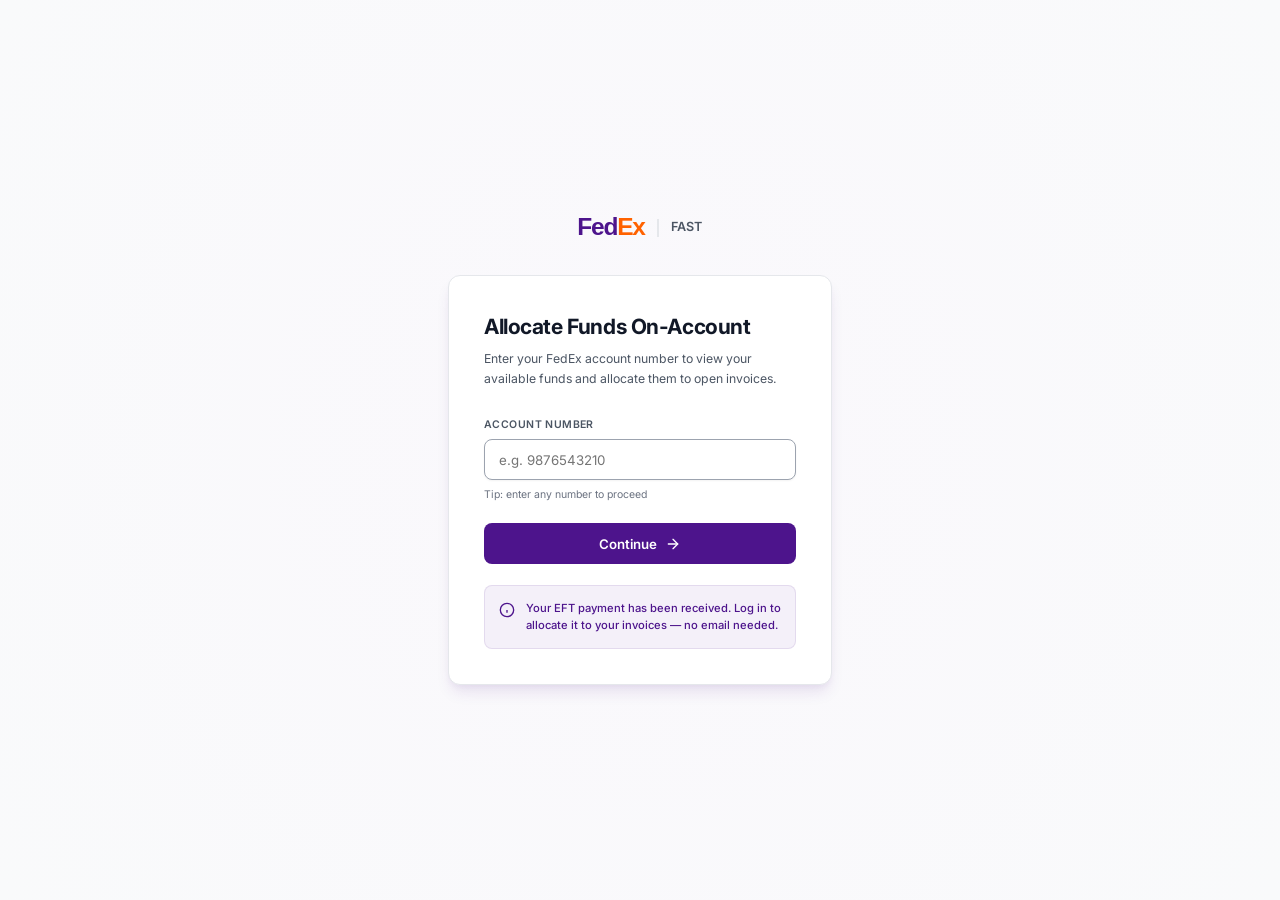
<file: index.html>
<!DOCTYPE html>
<html lang="en">
<head>
<meta charset="UTF-8">
<meta name="viewport" content="width=device-width, initial-scale=1.0">
<title>FedEx FAST | Sign in</title>
<meta name="description" content="Allocate on-account funds to open FedEx invoices.">
<!-- Google Tag Manager -->
<script>
  window.dataLayer = window.dataLayer || [];
  function gtag(){dataLayer.push(arguments);}
  (function(w,d,s,l,i){w[l]=w[l]||[];w[l].push({'gtm.start':new Date().getTime(),event:'gtm.js'});
  var f=d.getElementsByTagName(s)[0],j=d.createElement(s),dl=l!='dataLayer'?'&l='+l:'';j.async=true;
  j.src='https://www.googletagmanager.com/gtm.js?id='+i+dl;f.parentNode.insertBefore(j,f);
  })(window,document,'script','dataLayer','GTM-TWRBKRT8');
</script>
<!-- End Google Tag Manager -->
<link rel="preconnect" href="https://fonts.googleapis.com">
<link rel="preconnect" href="https://fonts.gstatic.com" crossorigin>
<link href="https://fonts.googleapis.com/css2?family=Inter:wght@300;400;500;600;700;800&display=swap" rel="stylesheet">
<link rel="stylesheet" href="css/styles.css">
</head>
<body>
<div class="screen active" id="s-login">
  <div class="login-wrap">
    <div class="login-header"><div class="brand"><div class="fedex-logo"><span class="fed">Fed</span><span class="ex">Ex</span></div><div class="brand-divider"></div><div class="brand-sub">FAST</div></div></div>
    <form class="login-card" id="login-form">
      <h1>Allocate Funds On-Account</h1>
      <p>Enter your FedEx account number to view your available funds and allocate them to open invoices.</p>
      <div class="field">
        <label for="acct-input">Account Number</label>
        <input type="text" id="acct-input" placeholder="e.g. 9876543210" maxlength="12" inputmode="numeric" autocomplete="off">
        <div class="hint">Tip: enter any number to proceed</div>
      </div>
      <button class="btn-main" type="submit">Continue
        <svg width="16" height="16" viewBox="0 0 24 24" fill="none" stroke="currentColor" stroke-width="2" stroke-linecap="round" stroke-linejoin="round"><line x1="5" y1="12" x2="19" y2="12"></line><polyline points="12 5 19 12 12 19"></polyline></svg>
      </button>
      <div class="login-note">
        <svg viewBox="0 0 24 24"><circle cx="12" cy="12" r="10"></circle><line x1="12" y1="16" x2="12" y2="12"></line><line x1="12" y1="8" x2="12.01" y2="8"></line></svg>
        <div>Your EFT payment has been received. Log in to allocate it to your invoices — no email needed.</div>
      </div>
    </form>
  </div>
</div>
<script src="js/store.js"></script>
<script>
document.getElementById('login-form').addEventListener('submit', function (e) {
  e.preventDefault();
  resetState();
  State.loggedIn = true;
  saveState();
  track('login');
  window.location.href = 'dashboard.html';
});
</script>
</body>
</html>
</file>
<file: css/styles.css>
/* ══════════════════════════════════════
   RESET & VARIABLES (FEDEX THEME)
══════════════════════════════════════ */
*, *::before, *::after { box-sizing: border-box; margin: 0; padding: 0; }

:root {
  /* FedEx Brand Colors */
  --p: #4D148C;        /* FedEx Purple */
  --p2: #3A0F6A;       /* Darker Purple */
  --p3: #F4F0F9;       /* Light Purple */
  --p4: #FAF8FC;       /* Off-White Purple */
  
  --o: #FF6200;        /* FedEx Orange */
  --o2: #E05600;       /* Darker Orange */
  --o3: #FFF4ED;       /* Light Orange */
  
  /* Neutrals */
  --g: #F9FAFB;        /* Background Gray */
  --g2: #E5E7EB;       /* Border Gray */
  --g3: #9CA3AF;       /* Muted Gray */
  
  /* Text */
  --t1: #111827;       /* Dark Text */
  --t2: #4B5563;       /* Body Text */
  --t3: #6B7280;       /* Light Text */
  
  /* Semantic */
  --s: #059669; --s2: #D1FAE5; /* Success */
  --w: #D97706; --w2: #FEF3C7; /* Warning */
  --r: #DC2626; --r2: #FEE2E2; /* Danger */
  
  /* UI Elements */
  --radius: 8px;
  --card: 12px;
  --shadow-sm: 0 1px 2px rgba(0, 0, 0, 0.05);
  --shadow: 0 4px 6px -1px rgba(0, 0, 0, 0.1), 0 2px 4px -1px rgba(0, 0, 0, 0.06);
  --shadow-md: 0 10px 15px -3px rgba(77, 20, 140, 0.1), 0 4px 6px -2px rgba(77, 20, 140, 0.05);
  --transition: all 0.2s cubic-bezier(0.4, 0, 0.2, 1);
}

html, body { height: 100%; font-family: 'Inter', sans-serif; background: var(--g); color: var(--t1); font-size: 14px; line-height: 1.5; -webkit-font-smoothing: antialiased; }

/* SCREENS */
.screen { display: none; height: 100%; min-height: 100vh; opacity: 0; transition: opacity 0.3s ease; }
.screen.active { display: flex; opacity: 1; }

/* ══════════════════════════════════════
   BRANDING & LOGO
══════════════════════════════════════ */
.brand { display: flex; align-items: center; gap: 8px; }
.fedex-logo { font-family: 'Arial Black', Impact, sans-serif; font-size: 1.75rem; font-weight: 900; letter-spacing: -0.05em; line-height: 1; }
.fedex-logo .fed { color: var(--p); }
.fedex-logo .ex { color: var(--o); }
.brand-divider { width: 2px; height: 18px; background: var(--g2); margin: 0 4px; }
.brand-sub { font-size: 0.9rem; font-weight: 600; color: var(--t2); letter-spacing: 0.02em; }

/* ══════════════════════════════════════
   LOGIN SCREEN
══════════════════════════════════════ */
#s-login { align-items: center; justify-content: center; background: radial-gradient(circle at center, var(--p4) 0%, var(--g) 100%); }
.login-wrap { width: 100%; max-width: 440px; padding: 2rem; }
.login-header { display: flex; justify-content: center; margin-bottom: 2.5rem; }

.login-card { background: #fff; border-radius: var(--card); border: 1px solid var(--g2); padding: 2.5rem; box-shadow: var(--shadow-md); }
.login-card h1 { font-size: 1.5rem; font-weight: 700; color: var(--t1); margin-bottom: 0.5rem; letter-spacing: -0.02em; }
.login-card p { font-size: 0.875rem; color: var(--t2); margin-bottom: 2rem; font-weight: 400; line-height: 1.6; }

.field { margin-bottom: 1.5rem; }
.field label { display: block; font-size: 0.75rem; font-weight: 600; color: var(--t2); letter-spacing: 0.04em; text-transform: uppercase; margin-bottom: 0.5rem; }
.field input { width: 100%; padding: 0.8rem 1rem; border: 1px solid var(--g3); border-radius: var(--radius); font-size: 0.95rem; font-family: inherit; color: var(--t1); background: #fff; outline: none; transition: var(--transition); box-shadow: var(--shadow-sm); }
.field input:focus { border-color: var(--p); box-shadow: 0 0 0 3px rgba(77, 20, 140, 0.15); }
.hint { font-size: 0.75rem; color: var(--t3); margin-top: 0.5rem; }

.btn-main { width: 100%; padding: 0.875rem; background: var(--p); color: #fff; border: none; border-radius: var(--radius); font-size: 0.95rem; font-weight: 600; font-family: inherit; cursor: pointer; transition: var(--transition); display: flex; justify-content: center; align-items: center; gap: 8px; }
.btn-main:hover { background: var(--p2); box-shadow: var(--shadow); }
.btn-main:active { transform: translateY(1px); }

.login-note { margin-top: 1.5rem; padding: 1rem; background: var(--p3); border-radius: var(--radius); border: 1px solid rgba(77, 20, 140, 0.1); font-size: 0.8rem; color: var(--p); font-weight: 500; display: flex; gap: 0.75rem; align-items: flex-start; line-height: 1.5; }
.login-note svg { width: 16px; height: 16px; fill: none; stroke: var(--p); stroke-width: 2; flex-shrink: 0; margin-top: 2px; }

/* ══════════════════════════════════════
   APP SHELL & TOPBAR
══════════════════════════════════════ */
#s-app { flex-direction: column; background: var(--g); align-items: stretch; }

.topbar { background: #fff; border-bottom: 1px solid var(--g2); height: 72px; display: flex; align-items: center; padding: 0 2rem; gap: 1.5rem; position: sticky; top: 0; z-index: 50; box-shadow: 0 4px 20px rgba(0,0,0,0.03); }
.topbar .brand { gap: 12px; }
.topbar .fedex-logo { font-size: 1.85rem; }
.topbar .brand-divider { height: 28px; background: var(--g2); margin: 0; }
.topbar .brand-sub { font-size: 1.15rem; font-weight: 800; color: var(--p); letter-spacing: -0.01em; }
.topbar-sep { flex: 1; }

.acct-context-wrap { display: flex; align-items: center; background: var(--p4); border: 1px solid var(--p3); border-radius: 10px; padding: 4px 4px 4px 16px; transition: var(--transition); box-shadow: inset 0 2px 4px rgba(77,20,140,0.02); }
.acct-context-wrap:hover { border-color: rgba(77, 20, 140, 0.2); background: var(--p3); }
.acct-context-label { font-size: 0.7rem; font-weight: 700; color: var(--p); text-transform: uppercase; letter-spacing: 0.06em; margin-right: 8px; display: flex; align-items: center; gap: 6px;}
.acct-context-label svg { width: 14px; height: 14px; stroke: var(--p); stroke-width: 2.5; fill: none; }

.topbar-acct-select { background: #fff; border: 1px solid var(--p3); padding: 0.5rem 2.25rem 0.5rem 1rem; border-radius: 8px; font-size: 0.9rem; font-weight: 700; color: var(--t1); appearance: none; outline: none; cursor: pointer; background-image: url("data:image/svg+xml;utf8,<svg fill='none' stroke='%234D148C' stroke-width='2.5' viewBox='0 0 24 24' xmlns='http://www.w3.org/2000/svg'><path stroke-linecap='round' stroke-linejoin='round' d='M19 9l-7 7-7-7'></path></svg>"); background-repeat: no-repeat; background-position: right 0.85rem center; background-size: 14px; box-shadow: var(--shadow-sm); transition: var(--transition); }
.topbar-acct-select:hover { border-color: var(--p); box-shadow: 0 2px 8px rgba(77,20,140,0.1); }
.topbar-acct-select:focus { border-color: var(--p); box-shadow: 0 0 0 3px rgba(77, 20, 140, 0.15); }

.btn-logout { background: none; border: 1px solid var(--g2); color: var(--t2); border-radius: var(--radius); padding: 0.5rem 1.25rem; font-size: 0.85rem; font-weight: 600; font-family: inherit; cursor: pointer; transition: var(--transition); }
.btn-logout:hover { border-color: var(--p); color: var(--p); background: var(--p4); }

.app-body { flex: 1; padding: 2rem; display: flex; flex-direction: column; gap: 1.5rem; max-width: 1536px; width: 100%; margin: 0 auto; align-items: stretch; }

/* ══════════════════════════════════════
   WALLET CARD
══════════════════════════════════════ */
.wallet-card { background: linear-gradient(135deg, var(--p) 0%, var(--p2) 100%); border-radius: var(--card); padding: 2rem; display: flex; align-items: center; gap: 3rem; flex-wrap: wrap; position: relative; overflow: hidden; width: 100%; box-shadow: var(--shadow-md); }
.wallet-card::before { content: ''; position: absolute; right: -50px; top: -100px; width: 300px; height: 300px; border-radius: 50%; background: radial-gradient(circle, rgba(255,98,0,0.15) 0%, rgba(255,255,255,0) 70%); pointer-events: none; }
.wallet-card::after { content: ''; position: absolute; left: 20%; bottom: -80px; width: 200px; height: 200px; border-radius: 50%; background: rgba(255,255,255,0.03); pointer-events: none; }

.wc-main { flex: 1; z-index: 1; min-width: 200px; }
.wc-eyebrow { font-size: 0.75rem; font-weight: 600; letter-spacing: 0.08em; text-transform: uppercase; color: rgba(255,255,255,0.7); margin-bottom: 0.5rem; }
.wc-amount { font-size: 2.75rem; font-weight: 800; color: #fff; letter-spacing: -0.03em; line-height: 1; margin-bottom: 0.5rem; }
.wc-sub { font-size: 0.85rem; color: rgba(255,255,255,0.7); font-weight: 500; }

.wc-stats { display: flex; gap: 1rem; flex-wrap: wrap; z-index: 1; }
.wcs { background: rgba(255,255,255,0.1); border: 1px solid rgba(255,255,255,0.1); backdrop-filter: blur(8px); border-radius: var(--radius); padding: 1rem 1.5rem; flex: 1; min-width: 160px; }
.wcs-label { font-size: 0.7rem; font-weight: 600; letter-spacing: 0.05em; text-transform: uppercase; color: rgba(255,255,255,0.7); margin-bottom: 0.4rem; }
.wcs-val { font-size: 1.25rem; font-weight: 700; color: #fff; }

/* ══════════════════════════════════════
   DASHBOARD & TABS
══════════════════════════════════════ */
.dash-tabs { display: flex; gap: 1rem; border-bottom: 2px solid var(--g2); margin-top: 0.5rem; width: 100%; flex-wrap: wrap; }
.dash-tab { padding: 0.75rem 1rem; font-weight: 600; font-size: 0.9rem; color: var(--t3); cursor: pointer; border-bottom: 2px solid transparent; margin-bottom: -2px; transition: var(--transition); }
.dash-tab:hover { color: var(--p); }
.dash-tab.active { color: var(--p); border-color: var(--p); }
.dash-content { display: none; width: 100%; animation: fadeIn 0.4s ease; }
.dash-content.active { display: block; }

@keyframes fadeIn { from { opacity: 0; transform: translateY(5px); } to { opacity: 1; transform: translateY(0); } }

.app-grid { display: grid; grid-template-columns: minmax(0, 1fr) 320px; gap: 1.5rem; width: 100%; align-items: start; padding-top: 1.5rem; }
.panels-wrap { display: grid; grid-template-columns: 4fr 6fr; gap: 1.5rem; align-items: start; }

/* ══════════════════════════════════════
   TABLE PANELS (NO HORIZONTAL SCROLL)
══════════════════════════════════════ */
.panel { background: #fff; border-radius: var(--card); border: 1px solid var(--g2); box-shadow: var(--shadow-sm); display: flex; flex-direction: column; overflow: hidden;}
.panel-head { padding: 1.25rem; border-bottom: 1px solid var(--g2); display: flex; align-items: center; justify-content: space-between; gap: 1rem; flex-wrap: wrap; background: #fff; z-index: 2; position: relative;}
.panel-head-left h2 { font-size: 1.05rem; font-weight: 700; color: var(--t1); letter-spacing: -0.01em; }
.panel-head-left p { font-size: 0.8rem; color: var(--t3); margin-top: 0.25rem; }
.panel-head-actions { display: flex; gap: 0.5rem; flex-wrap: wrap; }

.select-all-btn { font-size: 0.8rem; font-weight: 600; color: var(--p); background: var(--p4); border: 1px solid var(--p3); border-radius: 6px; padding: 0.4rem 0.8rem; cursor: pointer; font-family: inherit; transition: var(--transition); white-space: nowrap; }
.select-all-btn:hover:not(:disabled) { background: var(--p3); border-color: var(--p); }
.select-all-btn:disabled { color: var(--g3); background: var(--g); border-color: var(--g2); cursor: not-allowed; }

.btn-smart-match { color: var(--s); background: var(--s2); border-color: rgba(5, 150, 105, 0.2); }
.btn-smart-match:hover:not(:disabled) { background: rgba(5, 150, 105, 0.15); border-color: var(--s); }

.table-scroll { overflow-y: auto; overflow-x: hidden; max-height: calc(100vh - 420px); min-height: 350px; width: 100%; }
.table-scroll::-webkit-scrollbar { width: 6px; }
.table-scroll::-webkit-scrollbar-track { background: #f1f1f1; }
.table-scroll::-webkit-scrollbar-thumb { background: var(--g3); border-radius: 10px; }
.table-scroll::-webkit-scrollbar-thumb:hover { background: var(--t3); }

.data-table { width: 100%; border-collapse: collapse; text-align: left; table-layout: auto; }
.data-table thead th { padding: 0.75rem 1rem; font-size: 0.7rem; font-weight: 600; letter-spacing: 0.05em; text-transform: uppercase; color: var(--t2); background: #F8F9FA; border-bottom: 1px solid var(--g2); position: sticky; top: 0; z-index: 1; white-space: normal; }
.data-table tbody td { padding: 0.85rem 1rem; border-bottom: 1px solid var(--g2); vertical-align: top; word-break: break-word; }
.data-table tbody tr:last-child td { border-bottom: none; }
.data-table tbody tr { transition: var(--transition); cursor: pointer; background: #fff; }
.data-table tbody tr:hover { background: var(--g); }

.data-table tbody tr.selected { background: var(--p4); }
.data-table tbody tr.selected td:first-child { position: relative; }
.data-table tbody tr.selected td:first-child::before { content: ''; position: absolute; left: 0; top: 0; bottom: 0; width: 4px; background: var(--p); }

.cb { width: 18px; height: 18px; border-radius: 4px; border: 2px solid var(--g3); cursor: pointer; appearance: none; -webkit-appearance: none; background: #fff; flex-shrink: 0; transition: var(--transition); position: relative; display: flex; align-items: center; justify-content: center; margin: 0; outline: none; }
.cb:checked { background: var(--p); border-color: var(--p); }
.cb:checked::after { content: ''; position: absolute; width: 5px; height: 10px; border: 2px solid #fff; border-top: none; border-left: none; transform: rotate(45deg); margin-top: -2px; }
.cb:focus-visible { box-shadow: 0 0 0 3px rgba(77, 20, 140, 0.2); }
.cb:disabled { background: var(--g2); border-color: var(--g2); cursor: not-allowed; }

.item-id { font-weight: 600; color: var(--p); font-size: 0.85rem; margin-bottom: 0.25rem; line-height: 1.2;}
.item-secondary { font-size: 0.75rem; color: var(--t3); font-weight: 500; }

.chip { display: inline-flex; align-items: center; font-size: 0.65rem; font-weight: 700; padding: 0.25rem 0.6rem; border-radius: 6px; letter-spacing: 0.03em; text-transform: uppercase; }
.chip-overdue { background: var(--r2); color: var(--r); }
.chip-due { background: var(--w2); color: var(--w); }
.chip-current { background: var(--s2); color: var(--s); }
.chip-inquiry { background: var(--p3); color: var(--p); border: 1px solid rgba(77, 20, 140, 0.1); }

.amt-wrap { display: flex; flex-direction: column; align-items: flex-end; gap: 0.5rem; width: 100%;}
.amt-full { font-size: 0.95rem; font-weight: 600; color: var(--t1); text-align: right; }
.inv-actions { display: flex; gap: 0.5rem; justify-content: flex-end; width: 100%; margin-top: 0.25rem; flex-wrap: wrap;}
.action-btn { background: #fff; border: 1px solid var(--g2); border-radius: 6px; padding: 0.35rem 0.6rem; font-size: 0.7rem; color: var(--t2); cursor: pointer; font-family: inherit; transition: var(--transition); font-weight: 600; white-space: nowrap;}
.action-btn:hover:not(:disabled) { border-color: var(--p); color: var(--p); background: var(--p4); }
.action-btn.active { background: var(--p); border-color: var(--p); color: #fff; }
.action-btn:disabled { opacity: 0.5; cursor: not-allowed; }

.deduction-wrap { display: none; align-items: center; gap: 0.75rem; width: 100%; justify-content: flex-end; background: var(--g); padding: 0.75rem; border-radius: var(--radius); border: 1px solid var(--g2); margin-top: 0.25rem; animation: fadeIn 0.2s ease; flex-wrap: wrap;}
.deduction-wrap.visible { display: flex; }
.deduction-wrap label { font-size: 0.75rem; color: var(--t2); font-weight: 600; white-space: nowrap;}
.deduction-input { width: 100%; max-width: 90px; padding: 0.35rem 0.5rem; border: 1px solid var(--g3); border-radius: 6px; font-size: 0.85rem; font-family: inherit; color: var(--t1); text-align: right; outline: none; background: #fff; transition: var(--transition); font-weight: 600; }
.deduction-input:focus { border-color: var(--p); box-shadow: 0 0 0 3px rgba(77, 20, 140, 0.15); }

.comment-wrap { display: none; width: 100%; flex-direction: column; gap: 0.4rem; align-items: flex-end; animation: fadeIn 0.2s ease; }
.comment-wrap.visible { display: flex; }
.comment-wrap label { font-size: 0.65rem; color: var(--r); font-weight: 700; text-transform: uppercase; letter-spacing: 0.02em; text-align: right;}
.comment-input { width: 100%; padding: 0.75rem; border: 1px solid var(--r); border-radius: 6px; font-size: 0.8rem; font-family: inherit; color: var(--t1); resize: vertical; min-height: 55px; background: var(--r2); transition: var(--transition); outline: none; }
.comment-input:focus { border-color: var(--p); background: #fff; box-shadow: 0 0 0 3px rgba(77, 20, 140, 0.15); }
.comment-input:not(:placeholder-shown) { border-color: var(--g2); background: #fff; }
.comment-input:not(:placeholder-shown) + label { color: var(--t2); }

.data-table thead th:last-child, .data-table tbody td:last-child { text-align: right; }
.data-table tbody td:first-child { width: 40px; padding-right: 0;}

/* ══════════════════════════════════════
   SIDEBAR & SUMMARY
══════════════════════════════════════ */
.sidebar { display: flex; flex-direction: column; gap: 1.5rem; position: sticky; top: 96px; }
.sum-card { background: #fff; border: 1px solid var(--g2); border-radius: var(--card); padding: 1.5rem; box-shadow: var(--shadow-sm); }
.sum-card h3 { font-size: 1rem; font-weight: 700; color: var(--t1); margin-bottom: 1.25rem; border-bottom: 2px solid var(--p); padding-bottom: 0.5rem; display: inline-block; }

.sum-rows { display: flex; flex-direction: column; gap: 0; }
.sum-row { display: flex; justify-content: space-between; align-items: center; padding: 0.75rem 0; border-bottom: 1px solid var(--g2); font-size: 0.85rem; }
.sum-row:last-of-type { border-bottom: none; }
.sum-row .sl { color: var(--t2); font-weight: 500; }
.sum-row .sv { font-weight: 600; color: var(--t1); text-align: right;}
.sum-row.s-total { margin-top: 0.5rem; padding-top: 1rem; border-top: 2px solid var(--g2); border-bottom: none; }
.sum-row.s-total .sl { font-weight: 700; color: var(--t1); font-size: 0.95rem; }
.sum-row.s-total .sv { font-size: 1.25rem; color: var(--p); font-weight: 800; }
.sum-row.s-rem { background: var(--g); margin: 0.5rem -1.5rem -1.5rem; padding: 1.25rem 1.5rem; border-radius: 0 0 var(--card) var(--card); border-top: 1px solid var(--g2); }
.sum-row.s-rem .sl { font-weight: 600; color: var(--t2); }
.sum-row.s-rem .sv { color: var(--s); font-size: 1.1rem; }
.sum-row.s-rem.over .sv { color: var(--r); }

.apply-btn { width: 100%; padding: 1rem; background: var(--o); color: #fff; border: none; border-radius: var(--radius); font-size: 1rem; font-weight: 700; font-family: inherit; cursor: pointer; transition: var(--transition); letter-spacing: 0.02em; margin-top: 2.5rem; box-shadow: 0 4px 14px rgba(255, 98, 0, 0.3); }
.apply-btn:hover:not(:disabled) { background: var(--o2); transform: translateY(-1px); box-shadow: 0 6px 20px rgba(255, 98, 0, 0.4); }
.apply-btn:disabled { background: var(--g2); color: var(--g3); cursor: not-allowed; box-shadow: none; }
.apply-btn:active:not(:disabled) { transform: scale(0.98); }

.err-msg { font-size: 0.8rem; color: var(--r); text-align: center; margin-top: 0.75rem; font-weight: 600; display: none; background: var(--r2); padding: 0.5rem; border-radius: 6px; }

/* ══════════════════════════════════════
   MAKE A PAYMENT TAB STYLES
══════════════════════════════════════ */
.payment-options-grid {
    display: grid;
    grid-template-columns: repeat(3, 1fr);
    gap: 1.5rem;
    padding-top: 1.5rem;
}
.payment-opt-card {
    background: #fff;
    border: 1px solid var(--g2);
    border-radius: var(--card);
    padding: 2rem;
    box-shadow: var(--shadow-sm);
    display: flex;
    flex-direction: column;
    transition: var(--transition);
}
.payment-opt-card:hover {
    box-shadow: var(--shadow-md);
    border-color: var(--p3);
    transform: translateY(-2px);
}
.payment-opt-icon {
    width: 48px;
    height: 48px;
    border-radius: 12px;
    background: var(--p4);
    display: flex;
    align-items: center;
    justify-content: center;
    margin-bottom: 1.25rem;
}
.payment-opt-icon svg {
    width: 24px;
    height: 24px;
    stroke: var(--p);
    fill: none;
    stroke-width: 2;
}
.payment-opt-card h3 {
    font-size: 1.15rem;
    font-weight: 700;
    color: var(--t1);
    margin-bottom: 0.75rem;
}
.payment-opt-card p {
    font-size: 0.9rem;
    color: var(--t2);
    line-height: 1.6;
    margin-bottom: 1.5rem;
    flex-grow: 1;
}
.btn-opt {
    display: inline-flex;
    align-items: center;
    justify-content: center;
    gap: 0.5rem;
    width: 100%;
    padding: 0.875rem;
    border-radius: var(--radius);
    font-size: 0.9rem;
    font-weight: 600;
    font-family: inherit;
    cursor: pointer;
    transition: var(--transition);
    text-decoration: none;
}
.btn-opt-primary {
    background: var(--p);
    color: #fff;
    border: 1px solid var(--p);
}
.btn-opt-primary:hover {
    background: var(--p2);
}
.btn-opt-secondary {
    background: #fff;
    color: var(--p);
    border: 1px solid var(--p);
}
.btn-opt-secondary:hover {
    background: var(--p4);
}

/* ══════════════════════════════════════
   PROMO CARDS & ACTIONS
══════════════════════════════════════ */
.btn-back { width: 100%; padding: 0.875rem; background: #fff; border: 2px solid var(--p); color: var(--p); border-radius: var(--radius); font-size: 0.95rem; font-weight: 700; font-family: inherit; cursor: pointer; transition: var(--transition); margin-top: 1rem; text-align: center; display: block; }
.btn-back:hover { background: var(--p); color: #fff; }

/* ══════════════════════════════════════
   ADD PAYMENT & DISPUTES TAB
══════════════════════════════════════ */
#add-payment-content, #disputes-content { padding-top: 1.5rem; }
#add-payment-content { max-width: 680px; }
.add-payment-card { background: #fff; border: 1px solid var(--g2); border-radius: var(--card); padding: 2rem; margin-bottom: 1.5rem; box-shadow: var(--shadow-sm); }
.add-payment-card h2 { font-size: 1.25rem; font-weight: 700; color: var(--t1); letter-spacing: -0.01em; margin-bottom: 0.5rem; }
.add-payment-card p { font-size: 0.9rem; color: var(--t2); margin-bottom: 1.75rem; line-height: 1.6; }
.add-payment-status { padding: 1rem; border-radius: var(--radius); margin-top: 1.5rem; font-size: 0.85rem; font-weight: 600; display: none; }
.add-payment-status.success { background: var(--s2); color: var(--s); border: 1px solid rgba(5, 150, 105, 0.2); }

/* ══════════════════════════════════════
   SUCCESS SCREEN
══════════════════════════════════════ */
#s-success { align-items: center; justify-content: center; background: radial-gradient(circle at center, var(--s2) 0%, var(--g) 100%); }
.success-wrap { width: 100%; max-width: 520px; padding: 2rem; }
.success-card { background: #fff; border-radius: var(--card); border: 1px solid var(--g2); padding: 2.5rem; box-shadow: var(--shadow-md); }

.success-icon { width: 64px; height: 64px; border-radius: 50%; background: var(--s2); margin: 0 auto 1.5rem; display: flex; align-items: center; justify-content: center; box-shadow: 0 0 0 8px rgba(209, 250, 229, 0.5); }
.success-icon svg { width: 32px; height: 32px; stroke: var(--s); fill: none; stroke-width: 2.5; }
.success-card h2 { font-size: 1.5rem; font-weight: 800; text-align: center; margin-bottom: 0.5rem; letter-spacing: -0.02em; color: var(--t1); }
.success-card > p { font-size: 0.9rem; color: var(--t2); text-align: center; margin-bottom: 2rem; line-height: 1.6; }

.conf-box { background: var(--g); border-radius: var(--radius); padding: 1.25rem 1.5rem; margin-bottom: 1.5rem; border: 1px solid var(--g2); }
.conf-row { display: flex; justify-content: space-between; align-items: center; font-size: 0.85rem; padding: 0.5rem 0; border-bottom: 1px dashed var(--g3); }
.conf-row:last-child { border-bottom: none; }
.conf-row .ck { color: var(--t2); }
.conf-row .cv { font-weight: 700; color: var(--t1); }
.conf-row .cv.accent { color: var(--p); }

.conf-invs { margin-bottom: 2rem; }
.conf-invs h4 { font-size: 0.75rem; font-weight: 700; text-transform: uppercase; letter-spacing: 0.05em; color: var(--t3); margin-bottom: 0.75rem; border-bottom: 1px solid var(--g2); padding-bottom: 0.4rem; }
.conf-inv-chip { display: inline-flex; align-items: center; gap: 0.4rem; background: #fff; border: 1px solid var(--s); color: var(--s); font-size: 0.75rem; font-weight: 700; padding: 0.3rem 0.75rem; border-radius: 6px; margin: 0.25rem 0.25rem 0.25rem 0; box-shadow: var(--shadow-sm); }
.conf-inv-chip svg { width: 12px; height: 12px; stroke: var(--s); fill: none; stroke-width: 2.5; }

/* ══════════════════════════════════════
   MODALS
══════════════════════════════════════ */
.modal-overlay { position: fixed; top: 0; left: 0; width: 100%; height: 100%; background: rgba(17, 24, 39, 0.7); backdrop-filter: blur(4px); display: none; align-items: center; justify-content: center; z-index: 100; opacity: 0; transition: opacity 0.3s ease; }
.modal-overlay.active { display: flex; opacity: 1; }
.modal-content { background: #fff; border-radius: var(--card); padding: 2.5rem; max-width: 480px; width: 90%; box-shadow: 0 25px 50px -12px rgba(0, 0, 0, 0.25); text-align: center; transform: scale(0.95); transition: transform 0.3s cubic-bezier(0.34, 1.56, 0.64, 1); }
.modal-overlay.active .modal-content { transform: scale(1); }

.modal-content .promo-icon { margin: 0 auto 1.25rem; background: var(--p3); width: 56px; height: 56px; border-radius: 12px; display: flex; align-items: center; justify-content: center; }
.modal-content .promo-icon svg { width: 28px; height: 28px; stroke: var(--p); fill: none; stroke-width: 2; }
.modal-content h2 { font-size: 1.35rem; font-weight: 800; color: var(--t1); margin-bottom: 0.75rem; letter-spacing: -0.01em; }
.modal-content p { font-size: 0.9rem; color: var(--t2); line-height: 1.6; margin-bottom: 2rem; }
.modal-actions { display: flex; gap: 1rem; }
.btn-modal { flex: 1; padding: 0.875rem; border-radius: var(--radius); font-size: 0.9rem; font-weight: 600; font-family: inherit; cursor: pointer; transition: var(--transition); }
.btn-modal-secondary { background: #fff; border: 1px solid var(--g3); color: var(--t2); }
.btn-modal-secondary:hover { border-color: var(--t1); color: var(--t1); background: var(--g); }
.btn-modal-primary { background: var(--p); color: #fff; border: 1px solid var(--p); box-shadow: var(--shadow-sm); }
.btn-modal-primary:hover { background: var(--p2); border-color: var(--p2); }

/* ══════════════════════════════════════
   RESPONSIVE & NO SCROLL LOGIC
══════════════════════════════════════ */
@media (max-width: 1366px) {
  .panels-wrap { grid-template-columns: 1fr; }
  .table-scroll { max-height: none; }
}
@media (max-width: 992px) {
  .app-grid { grid-template-columns: 1fr; }
  .sidebar { position: static; }
  .payment-options-grid { grid-template-columns: 1fr; }
}

@media (max-width: 768px) {
  .topbar { padding: 0.5rem 1rem; height: auto; min-height: 64px; flex-wrap: wrap; }
  .acct-context-wrap { width: 100%; order: 3; margin-top: 0.5rem; justify-content: space-between; }
  .topbar-acct-select { flex: 1; }
  .btn-logout { order: 2; }
  .topbar-sep { order: 1; }
  
  .app-body { padding: 1rem; }
  .wallet-card { padding: 1.5rem; gap: 1.5rem; }
  .wc-amount { font-size: 2.25rem; }
  .wcs { min-width: 100%; padding: 0.8rem 1rem; }
  
  .data-table thead { display: none; }
  .data-table, .data-table tbody, .data-table tr, .data-table td { display: block; width: 100%; text-align: left !important; }
  .data-table tr { margin-bottom: 1rem; border: 1px solid var(--g2); border-radius: var(--radius); padding: 1rem; box-shadow: var(--shadow-sm); position: relative; }
  .data-table td { padding: 0.5rem 0; display: flex; flex-direction: column; align-items: flex-start; gap: 0.35rem; border-bottom: 1px dashed var(--g2); }
  .data-table td:last-child { border-bottom: none; padding-bottom: 0; }
  .data-table td::before { content: attr(data-label); font-size: 0.7rem; font-weight: 700; color: var(--t2); text-transform: uppercase; letter-spacing: 0.05em; display: block; width: 100%; margin-bottom: 0.2rem;}
  
  .data-table tbody tr.selected td:first-child::before { display: block; width: 100%; content: attr(data-label); }
  .data-table tbody tr.selected td:first-child { position: static; }
  
  .amt-wrap { align-items: flex-start; }
  .amt-full { text-align: left; }
  .inv-actions { justify-content: flex-start; }
  .deduction-wrap { justify-content: flex-start; }
  .comment-wrap { align-items: flex-start; }
  .comment-wrap label { text-align: left; }
  .modal-actions { flex-direction: column; }
}

/* ══════════════════════════════════════
   MULTI-PAGE ADDITIONS
══════════════════════════════════════ */
.dash-tab { text-decoration: none; display: inline-block; }
a.dash-tab:focus-visible { outline: 2px solid var(--p); outline-offset: 2px; }
.brand-link { text-decoration: none; color: inherit; }
.page-wrap { padding-top: 1.5rem; }
.site-footer { text-align: center; color: var(--t3); font-size: 0.75rem; padding: 1.5rem; }
.site-footer a { color: var(--p); text-decoration: none; font-weight: 600; }
.tab-badge { display:inline-block; margin-left:6px; background: var(--p3); color: var(--p); border-radius: 999px; font-size: 0.65rem; padding: 1px 7px; font-weight: 700; }
</file>
